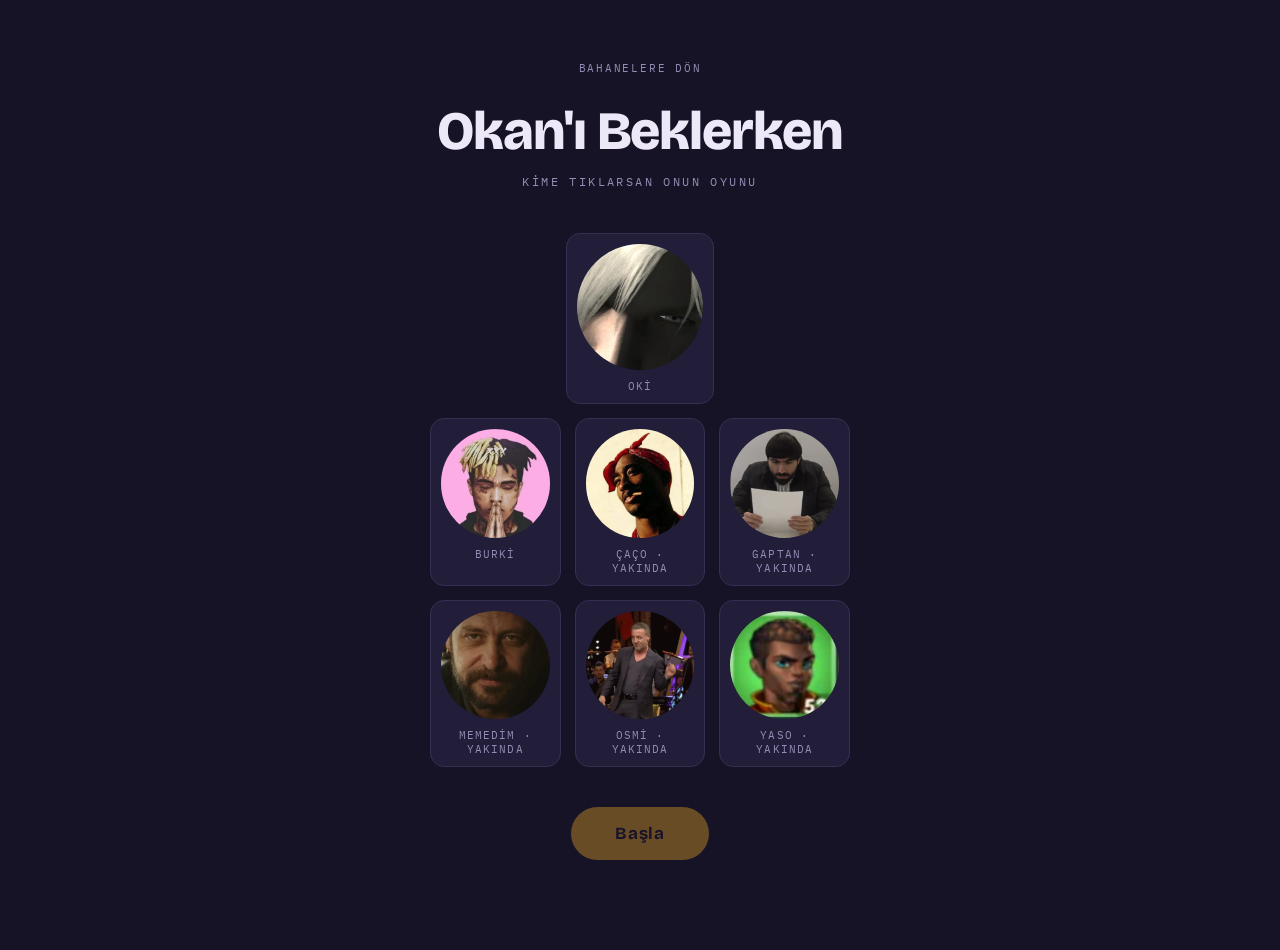
<file: oyun.html>
<!DOCTYPE html>
<html lang="tr">

<head>
  <meta charset="utf-8">
  <meta name="viewport" content="width=device-width, initial-scale=1">
  <title>Okan'ı Beklerken</title>
  <link rel="preconnect" href="https://fonts.gstatic.com" crossorigin>
  <link
    href="https://fonts.googleapis.com/css2?family=Bricolage+Grotesque:opsz,wght@12..96,400..800&family=IBM+Plex+Mono:wght@400;500&display=swap"
    rel="stylesheet">
  <link rel="stylesheet" href="style.css">
</head>

<body>

  <a class="geri" href="index.html">bahanelere dön</a>

  <div id="secim-ekrani">
    <h1>Okan'ı Beklerken</h1>
    <p class="alt-baslik">Kime tıklarsan onun oyunu</p>

    <div id="yildiz"></div>
    <div id="digerleri"></div>

    <button id="basla" class="buton" disabled>Başla</button>
  </div>

  <div id="oyun-ekrani" class="gizli">
    <h1 id="oyun-adi"></h1>
    <p class="alt-baslik" id="oyun-aciklama"></p>

    <canvas id="tuval" width="360" height="540"></canvas>

    <div>
      <button id="menuye" class="oyun-link">karakter seç</button>
    </div>
  </div>

  <!-- Oyunlar once yuklenir, kendilerini window.oyunlar icine kaydeder -->
  <script src="oyunlar/flappy.js"></script>
  <script src="oyunlar/tepki.js"></script>
  <!-- Menu en son, cunku kayitli oyunlari kullanacak -->
  <script src="menu.js"></script>
</body>

</html>
</file>
<file: style.css>
:root {
     --zemin: #171326;
     --kat: #221d38;
     --yazi: #ece8f7;
     --soluk: #948cb4;
     --altin: #ffb627;
     --altin-golge: #c98a12;
     --cizgi: #352f52;
 }

 * {
     box-sizing: border-box;
 }

 body {
     margin: 0;
     padding: 56px 20px 90px;
     background: var(--zemin);
     color: var(--yazi);
     font-family: "IBM Plex Mono", monospace;
     text-align: center;
 }

 h1 {
     font-family: "Bricolage Grotesque", sans-serif;
     font-size: clamp(32px, 8vw, 54px);
     font-weight: 800;
     letter-spacing: -0.02em;
     margin: 0 0 10px;
 }

 .alt-baslik {
     margin: 0 0 44px;
     color: var(--soluk);
     font-size: 12px;
     letter-spacing: 0.2em;
     text-transform: uppercase;
 }

 #cark-alani {
     position: relative;
     width: 300px;
     margin: 0 auto;
 }

 #ok {
     width: 0;
     height: 0;
     border-left: 11px solid transparent;
     border-right: 11px solid transparent;
     border-top: 20px solid var(--altin);
     margin: 0 auto -6px;
     position: relative;
     z-index: 2;
 }

 #cark {
     width: 300px;
     height: 300px;
     border-radius: 50%;
     border: 8px solid var(--kat);
     box-shadow: 0 0 0 3px var(--cizgi), 0 24px 60px rgba(0, 0, 0, 0.5);
     transition: transform 4s cubic-bezier(0.17, 0.67, 0.12, 1);
 }

 .buton {
     margin-top: 40px;
     padding: 16px 44px;
     font-family: "Bricolage Grotesque", sans-serif;
     font-size: 17px;
     font-weight: 700;
     letter-spacing: 0.04em;
     color: #1b1430;
     background: var(--altin);
     border: none;
     border-radius: 999px;
     cursor: pointer;
     box-shadow: 0 6px 0 var(--altin-golge);
     transition: transform 0.12s, box-shadow 0.12s;
 }

 .buton:hover {
     transform: translateY(-2px);
     box-shadow: 0 8px 0 var(--altin-golge);
 }

 .buton:active {
     transform: translateY(4px);
     box-shadow: 0 2px 0 var(--altin-golge);
 }

 #mesaj-alani {
     max-width: 420px;
     margin: 44px auto 0;
     min-height: 96px;
     text-align: left;
 }

 .mesaj {
     display: flex;
     gap: 12px;
     align-items: flex-start;
 }

 .avatar {
     flex-shrink: 0;
     width: 42px;
     height: 42px;
     border-radius: 50%;
     background: var(--kat);
     border: 1px solid var(--cizgi);
     font-family: "Bricolage Grotesque", sans-serif;
     font-size: 18px;
     font-weight: 700;
     color: var(--soluk);
     display: flex;
     align-items: center;
     justify-content: center;
 }

 .balon {
     background: var(--kat);
     border: 1px solid var(--cizgi);
     border-radius: 4px 16px 16px 16px;
     padding: 12px 16px 10px;
 }

 .isim {
     font-size: 11px;
     letter-spacing: 0.12em;
     text-transform: uppercase;
     color: var(--soluk);
     margin-bottom: 6px;
 }

 #sonuc {
     font-size: 17px;
     line-height: 1.5;
 }

 .saat {
     font-size: 11px;
     color: var(--soluk);
     margin-top: 8px;
     text-align: right;
 }

 .mesaj.jackpot .balon {
     border-color: var(--altin);
 }

 .mesaj.jackpot #sonuc {
     color: var(--altin);
 }
 .geri {
  display: inline-block;
  margin-bottom: 24px;
  color: var(--soluk);
  font-size: 11px;
  letter-spacing: 0.16em;
  text-transform: uppercase;
  text-decoration: none;
}

.geri:hover {
  color: var(--yazi);
}

#yildiz {
  display: flex;
  justify-content: center;
}

#yildiz .karakter {
  width: 148px;
}

#digerleri {
  display: grid;
  grid-template-columns: repeat(3, 1fr);
  gap: 14px;
  max-width: 420px;
  margin: 14px auto 0;
}

.karakter {
  display: flex;
  flex-direction: column;
  align-items: center;
  gap: 9px;
  padding: 10px;
  background: var(--kat);
  border: 1px solid var(--cizgi);
  border-radius: 14px;
  color: var(--soluk);
  font-family: "IBM Plex Mono", monospace;
  cursor: pointer;
  transition: border-color 0.15s, transform 0.15s, color 0.15s;
}

.karakter img {
  display: block;
  width: 100%;
  aspect-ratio: 1;
  object-fit: cover;
  border-radius: 50%;
}

.karakter span {
  font-size: 11px;
  letter-spacing: 0.1em;
  text-transform: uppercase;
}

.karakter:hover {
  transform: translateY(-3px);
  border-color: var(--soluk);
}

.karakter.secili {
  border-color: var(--altin);
  color: var(--altin);
}

.buton:disabled {
  opacity: 0.35;
  cursor: not-allowed;
  transform: none;
  box-shadow: none;
}
.gizli {
  display: none;
}

#tuval {
  display: block;
  margin: 0 auto;
  max-width: 100%;
  background: #0f0c1c;
  border: 1px solid var(--cizgi);
  border-radius: 16px;
  touch-action: manipulation;
}
.oyun-link {
  display: inline-block;
  margin-top: 56px;
  padding: 14px 26px;
  border: 1px solid var(--cizgi);
  border-radius: 999px;
  color: var(--soluk);
  font-size: 12px;
  letter-spacing: 0.14em;
  text-transform: uppercase;
  text-decoration: none;
  transition: border-color 0.15s, color 0.15s, transform 0.15s;
}

.oyun-link:hover {
  border-color: var(--altin);
  color: var(--altin);
  transform: translateY(-2px);
}
</file>
